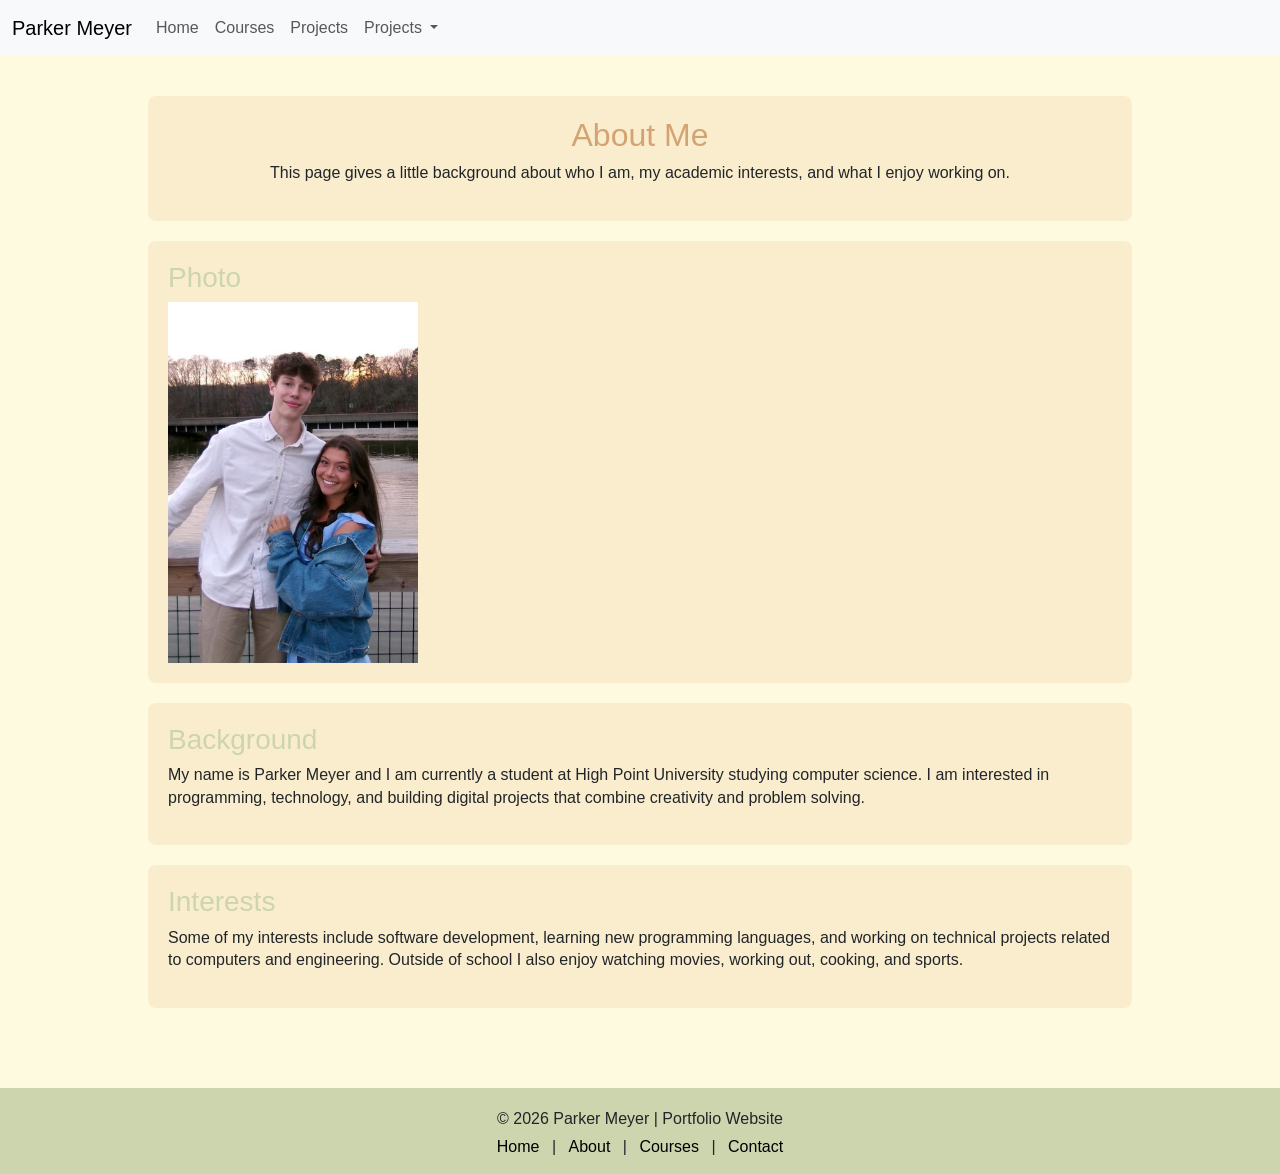
<file: about.html>
<!-- =================================================
Author: Parker Meyer
File: about.html
Class: Web Design
Assignment: Portfolio Website

Description:
information about me.

Technologies Used:
- HTML5
- Bootstrap (for navigation bar)
- External CSS stylesheet
- Chat GPT for a ton of comments so I am 100% certian on what everything does, bc I coppied so many things from prior work and modified it

Date Created:
Last Updated:
================================================= -->

<!doctype html>
<!-- Declares the document as HTML5 -->

<html lang="en">
<!-- Root element of the webpage -->

<head>

<meta charset="utf-8">
<!-- Allows proper character display -->

<meta name="viewport" content="width=device-width, initial-scale=1">
<!-- Makes the page responsive -->

<title>Parker Meyer | About Me</title>
<!-- Title shown in the browser tab -->

<!-- Bootstrap CSS (used only for navbar) -->
<link href="https://cdn.jsdelivr.net/npm/bootstrap@5.3.8/dist/css/bootstrap.min.css" rel="stylesheet">

<!-- Your external stylesheet -->
<link rel="stylesheet" href="stylesheet.css">

</head>

<body>


<!-- ================= NAVBAR ================= -->
<nav class="navbar navbar-expand-lg bg-body-tertiary">

<div class="container-fluid">

<a class="navbar-brand" href="#">Parker Meyer</a>

<button class="navbar-toggler" type="button" data-bs-toggle="collapse" data-bs-target="#navbarNavDropdown">
<span class="navbar-toggler-icon"></span>
</button>

<div class="collapse navbar-collapse" id="navbarNavDropdown">

<ul class="navbar-nav">

<li class="nav-item">
<a class="nav-link" href="home.html">Home</a>
</li>

<li class="nav-item">
<a class="nav-link" href="courses.html">Courses</a>
</li>

<li class="nav-item">
<a class="nav-link" href="projects.html">Projects</a>
</li>

<li class="nav-item dropdown">

<a class="nav-link dropdown-toggle" href="#" role="button" data-bs-toggle="dropdown">
Projects
</a>

<ul class="dropdown-menu">
<li><a class="dropdown-item" href="#">Project 1</a></li>
<li><a class="dropdown-item" href="#">Project 2</a></li>
<li><a class="dropdown-item" href="#">Project 3</a></li>
</ul>

</li>

</ul>

</div>
</div>
</nav>
<!-- ================= END NAVBAR ================= -->


<!-- ================= MAIN CONTENT ================= -->
<main>

<!-- Page title -->
<section class="page-title">

<h2>About Me</h2>

<p>
This page gives a little background about who I am,
my academic interests, and what I enjoy working on.
</p>

</section>

<!-- Photo section -->
<section>

<h3>Photo</h3>

<!-- Gotta add pic of me somehow -->
<img src="SitePhoto.jpeg" alt="Photo of me" width="250">

</section>

<!-- About section -->
<section>

<h3>Background</h3>

<p>
My name is Parker Meyer and I am currently a student at
High Point University studying computer science.
I am interested in programming, technology, and building
digital projects that combine creativity and problem solving.
</p>

</section>


<!-- Interests section -->
<section>

<h3>Interests</h3>

<p>
Some of my interests include software development,
learning new programming languages, and working on
technical projects related to computers and engineering.
Outside of school I also enjoy watching movies, working out,
cooking, and sports.
</p>

</section>



</main>
<!-- ================= END MAIN CONTENT ================= -->

<footer>
    <p>© 2026 Parker Meyer | Portfolio Website</p>

    <nav class="footer-nav">
        <a href="home.html">Home</a> |
        <a href="about.html">About</a> |
        <a href="courses.html">Courses</a> |
        <a href="contact.html">Contact</a>
    </nav>
</footer>

</body>
</html>
</file>
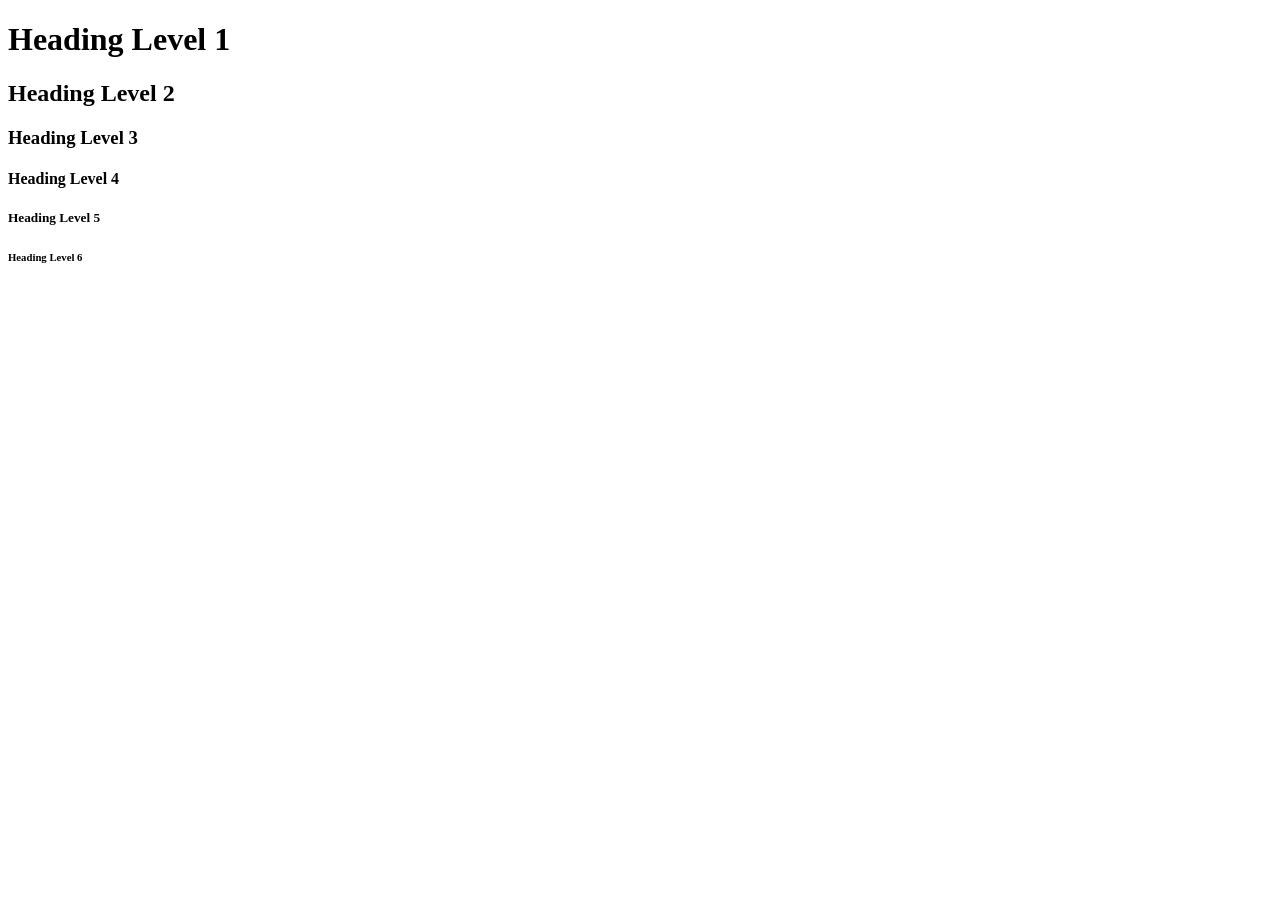
<file: chapter2practice.html>
<!DOCTYPE html>
<html lang="en">
<head>
<title>Heading Example</title>
<meta charset="utf-8">
</head>
<body>
<h1>Heading Level 1</h1>
<h2>Heading Level 2</h2>
<h3>Heading Level 3</h3>
<h4>Heading Level 4</h4>
<h5>Heading Level 5</h5>
<h6>Heading Level 6</h6>
</body>
</html>
</file>
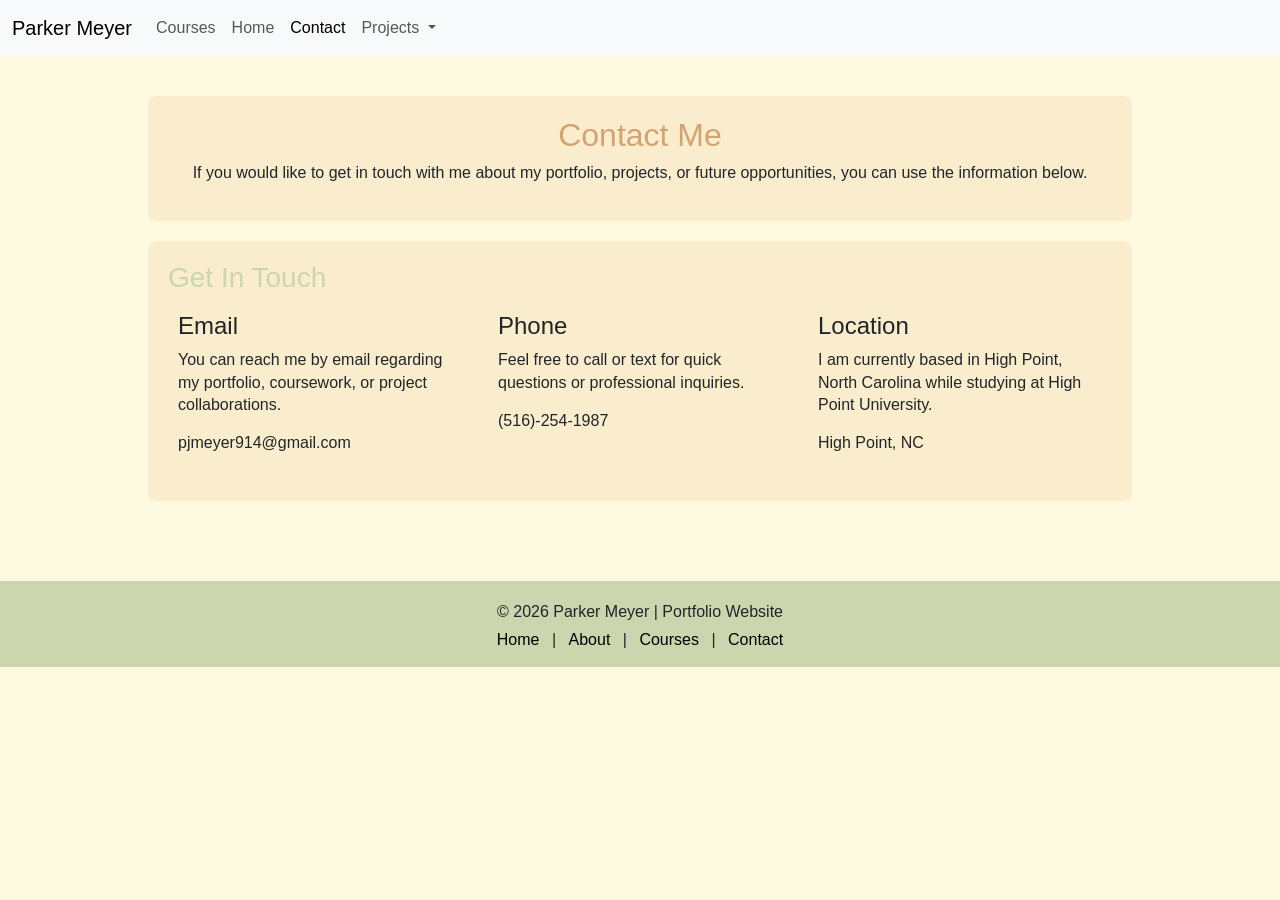
<file: contact.html>
<!-- =================================================
Author: Parker Meyer
File: courses.html
Class: Web Design
Assignment: Portfolio Website

Description:
This page displays my contact info and current status.

Technologies Used:
- HTML5
- Bootstrap (for navigation bar)
- External CSS stylesheet
- Chat GPT for a ton of comments so I am 100% certian on what everything does, bc I coppied so many things from prior work and modified it just like all other pages

Date Created:3/6/26
Last Updated:3/11/26
================================================= -->

<!doctype html>
<!-- Declares the document as HTML5 -->

<html lang="en">
<!-- Root element of the webpage -->

<head>

<meta charset="utf-8">
<!-- Allows most characters and symbols to display correctly -->

<meta name="viewport" content="width=device-width, initial-scale=1">
<!-- Makes the page responsive on mobile devices -->

<title>Parker Meyer Contact</title>
<!-- Title shown in the browser tab -->

<!-- Bootstrap CSS (for navbar only) -->
<link href="https://cdn.jsdelivr.net/npm/bootstrap@5.3.8/dist/css/bootstrap.min.css" rel="stylesheet">

<!-- Your external stylesheet -->
<link rel="stylesheet" href="stylesheet.css">

</head>

<body>


<!-- ================= NAVIGATION BAR ================= -->
<!-- Same navbar used on your other pages -->
<nav class="navbar navbar-expand-lg bg-body-tertiary">

<div class="container-fluid">

<a class="navbar-brand" href="#">Parker Meyer</a>

<button class="navbar-toggler" type="button" data-bs-toggle="collapse" data-bs-target="#navbarNavDropdown">
<span class="navbar-toggler-icon"></span>
</button>

<div class="collapse navbar-collapse" id="navbarNavDropdown">

<ul class="navbar-nav">

<li class="nav-item">
<a class="nav-link" href="#">Courses</a>
</li>

<li class="nav-item">
<a class="nav-link" href="#">Home</a>
</li>

<li class="nav-item">
<a class="nav-link active" href="#">Contact</a>
</li>

<li class="nav-item dropdown">

<a class="nav-link dropdown-toggle" href="#" role="button" data-bs-toggle="dropdown">
Projects
</a>

<ul class="dropdown-menu">
<li><a class="dropdown-item" href="#">Project 1</a></li>
<li><a class="dropdown-item" href="#">Project 2</a></li>
<li><a class="dropdown-item" href="#">Project 3</a></li>
</ul>

</li>

</ul>
</div>
</div>
</nav>
<!-- ================ END NAVBAR ================= -->


<!-- ================= MAIN CONTENT ================= -->
<main>

<!-- Page heading -->
<section class="page-title">

<h2>Contact Me</h2>

<p>
If you would like to get in touch with me about my portfolio,
projects, or future opportunities, you can use the information below.
</p>

</section>


<!-- Contact information section -->
<section class="contact-section">

<h3>Get In Touch</h3>

<div class="contact-grid">


<!-- Contact box 1 -->
<div class="contact-card">

<h4>Email</h4>

<p>
You can reach me by email regarding my portfolio,
coursework, or project collaborations.
</p>

<p>pjmeyer914@gmail.com</p>

</div>


<!-- Contact box 2 -->
<div class="contact-card">

<h4>Phone</h4>

<p>
Feel free to call or text for quick questions
or professional inquiries.
</p>

<p>(516)-254-1987</p>

</div>


<!-- Contact box 3 -->
<div class="contact-card">

<h4>Location</h4>

<p>
I am currently based in High Point, North Carolina
while studying at High Point University.
</p>

<p>High Point, NC</p>

</div>


</div>

</section>

</main>

<footer>
    <p>© 2026 Parker Meyer | Portfolio Website</p>

    <nav class="footer-nav">
        <a href="home.html">Home</a> |
        <a href="about.html">About</a> |
        <a href="courses.html">Courses</a> |
        <a href="contact.html">Contact</a>
    </nav>
</footer>

</body>
</html>
</file>
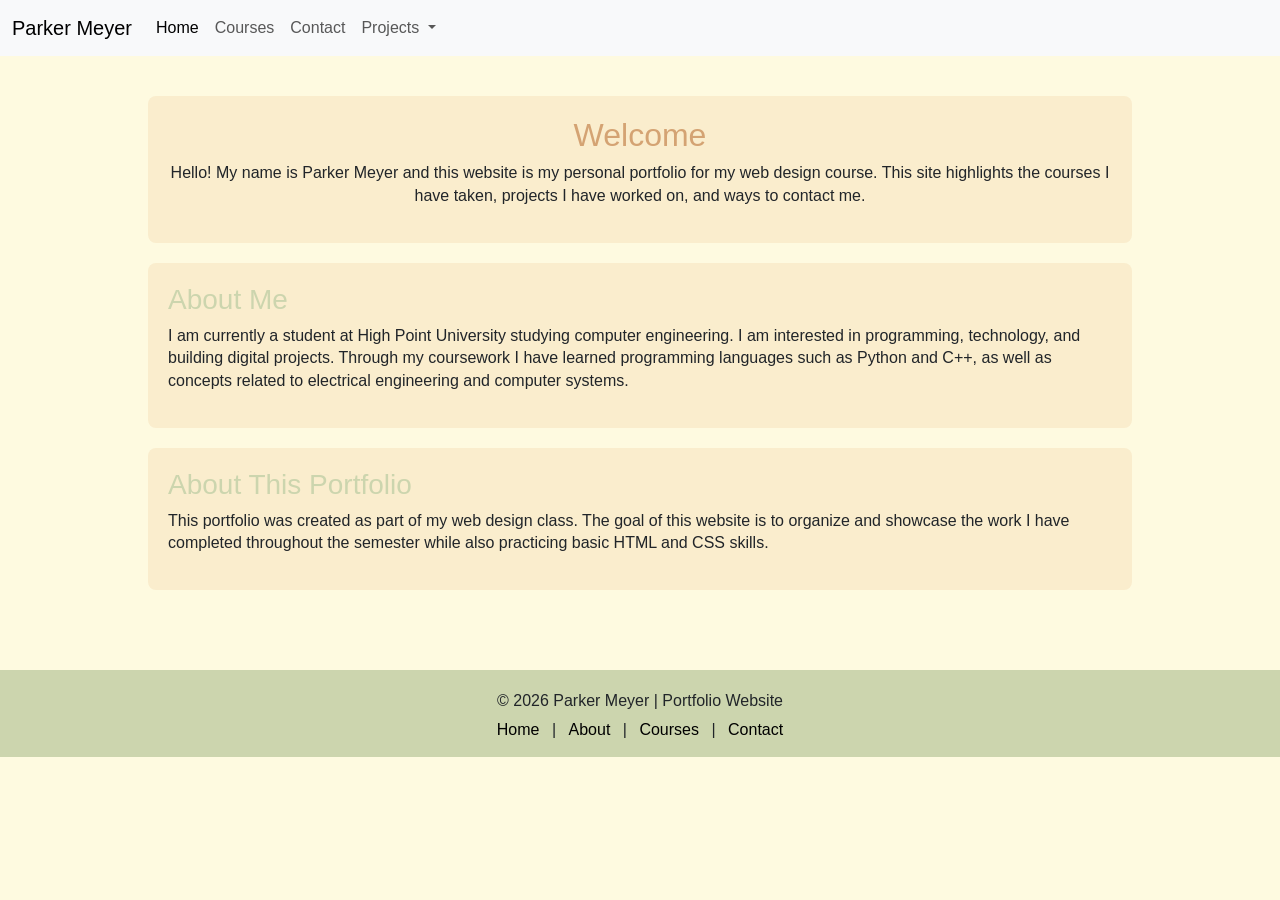
<file: home.html>
<!-- =================================================
Author: Parker Meyer
File: home.html
Class: Web Design
Assignment: Portfolio Website

Description:
home page for my portfolio project

Technologies Used:
- HTML5
- Bootstrap (for navigation bar)
- External CSS stylesheet
- Chat GPT for a ton of comments so I am 100% certian on what everything does, bc I coppied so many things from prior work and modified it
also used it to lay everything out in a easier to understand way for me.

Date Created:
Last Updated:
================================================= -->

<!doctype html>
<!-- Declares this document as HTML5 -->

<html lang="en">
<!-- Root element of the webpage -->

<head>

<meta charset="utf-8">
<!-- Allows proper character display -->

<meta name="viewport" content="width=device-width, initial-scale=1">
<!-- Makes the page responsive -->

<title>Parker Meyer Home</title>
<!-- Title shown in the browser tab -->

<!-- Bootstrap CSS (used for navbar only) -->
<link href="https://cdn.jsdelivr.net/npm/bootstrap@5.3.8/dist/css/bootstrap.min.css" rel="stylesheet">

<!-- Link to your external stylesheet -->
<link rel="stylesheet" href="stylesheet.css">

</head>

<body>


<!-- ================= NAVIGATION BAR ================= -->
<nav class="navbar navbar-expand-lg bg-body-tertiary">

<div class="container-fluid">

<a class="navbar-brand" href="#">Parker Meyer</a>

<button class="navbar-toggler" type="button" data-bs-toggle="collapse" data-bs-target="#navbarNavDropdown">
<span class="navbar-toggler-icon"></span>
</button>

<div class="collapse navbar-collapse" id="navbarNavDropdown">

<ul class="navbar-nav">

<li class="nav-item">
<a class="nav-link active" href="home.html">Home</a>
</li>

<li class="nav-item">
<a class="nav-link" href="courses.html">Courses</a>
</li>

<li class="nav-item">
<a class="nav-link" href="contact.html">Contact</a>
</li>

<li class="nav-item dropdown">

<a class="nav-link dropdown-toggle" href="#" role="button" data-bs-toggle="dropdown">
Projects
</a>

<ul class="dropdown-menu">
<li><a class="dropdown-item" href="#">Project 1</a></li>
<li><a class="dropdown-item" href="#">Project 2</a></li>
<li><a class="dropdown-item" href="#">Project 3</a></li>
</ul>

</li>

</ul>

</div>
</div>
</nav>
<!-- ================= END NAVBAR ================= -->


<!-- ================= MAIN PAGE CONTENT ================= -->
<main>


<!-- Introduction section -->
<section class="page-title">

<h2>Welcome</h2>

<p>
Hello! My name is Parker Meyer and this website is my personal portfolio
for my web design course. This site highlights the courses I have taken,
projects I have worked on, and ways to contact me.
</p>

</section>


<!-- About section -->
<section>

<h3>About Me</h3>

<p>
I am currently a student at High Point University studying computer engineering.
I am interested in programming, technology, and building digital projects.
Through my coursework I have learned programming languages such as Python and C++,
as well as concepts related to electrical engineering and computer systems.
</p>

</section>


<!-- Portfolio purpose section -->
<section>

<h3>About This Portfolio</h3>

<p>
This portfolio was created as part of my web design class.
The goal of this website is to organize and showcase the work
I have completed throughout the semester while also practicing
basic HTML and CSS skills.
</p>

</section>


</main>
<!-- ================= END MAIN CONTENT ================= -->

<footer>
    <p>© 2026 Parker Meyer | Portfolio Website</p>

    <nav class="footer-nav">
        <a href="home.html">Home</a> |
        <a href="about.html">About</a> |
        <a href="courses.html">Courses</a> |
        <a href="contact.html">Contact</a>
    </nav>
</footer>

</body>
</html>
</file>
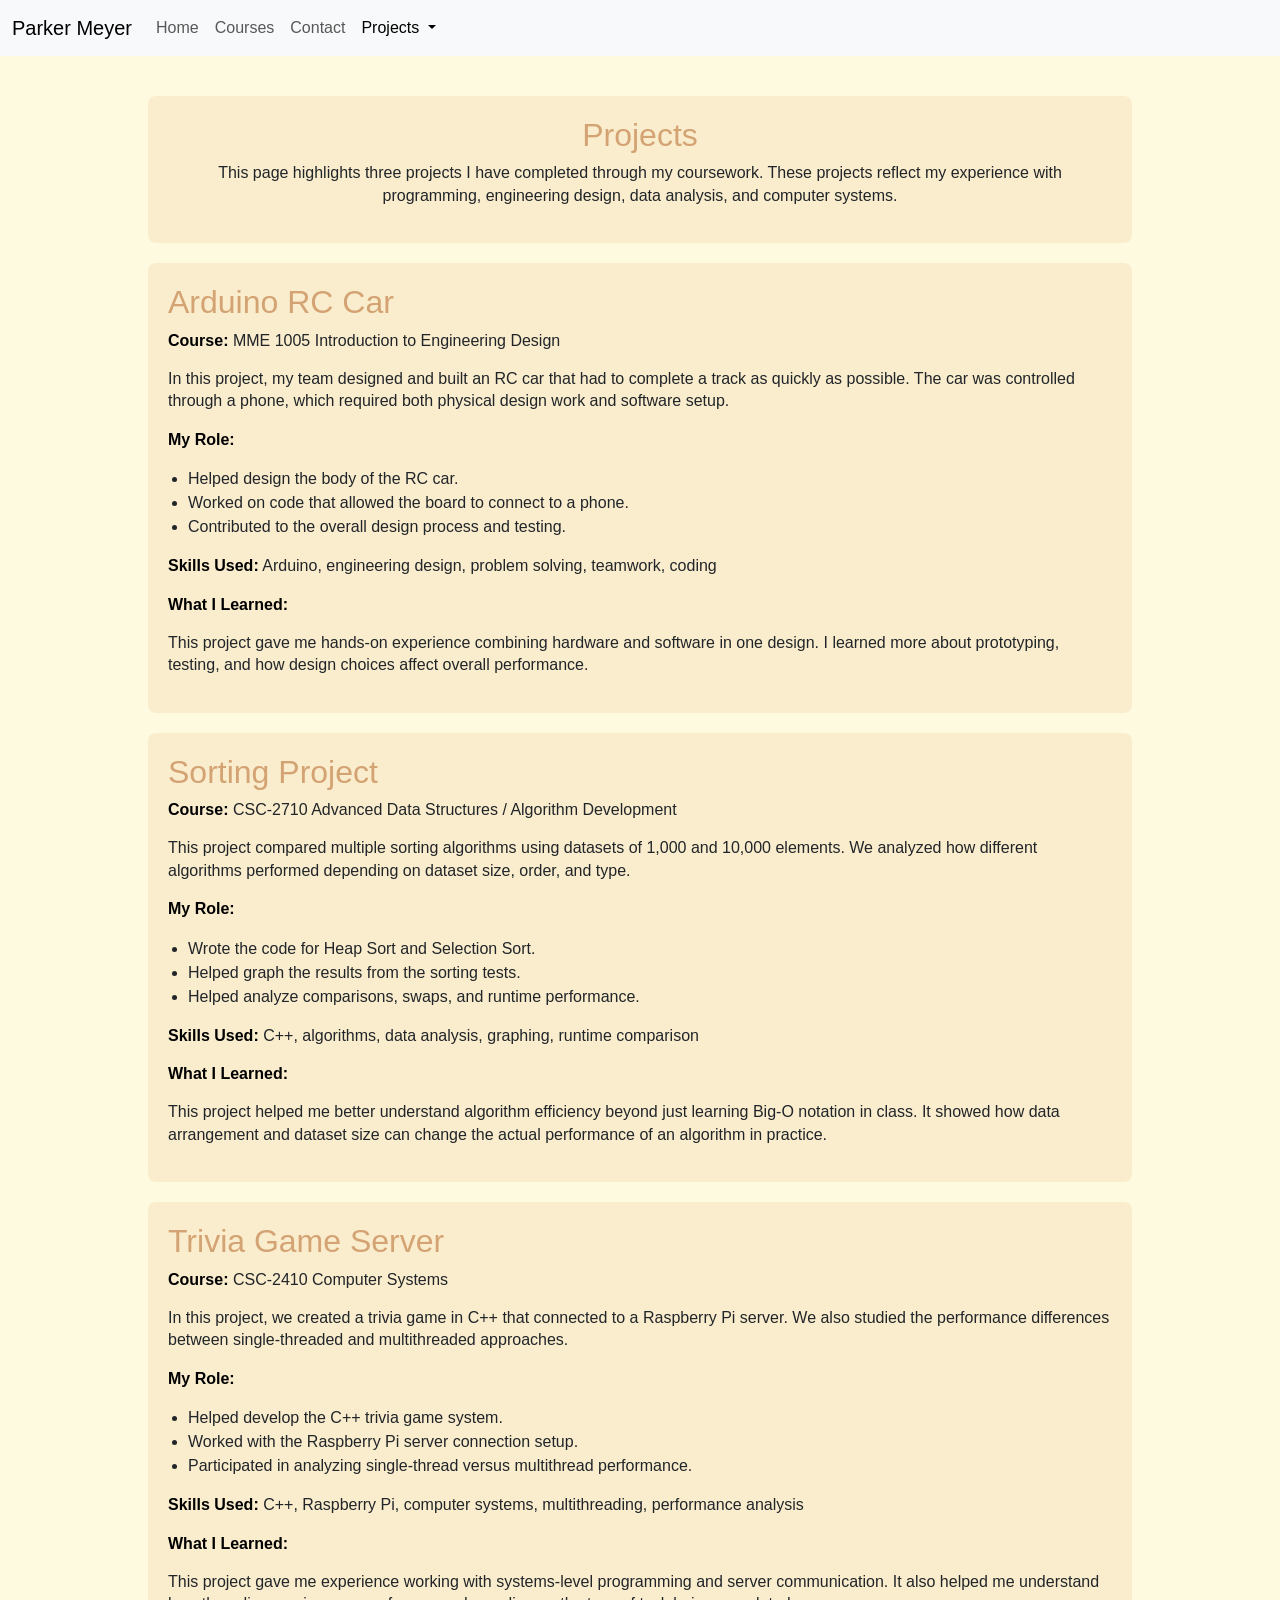
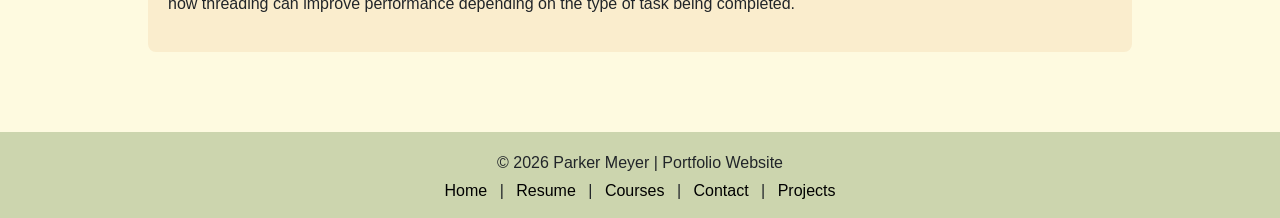
<file: projects.html>
<!-- =================================================
Author: Parker Meyer
File: projects.html
Class: Web Design
Assignment: Portfolio Website

Description:
Projects page for portfolio website showcasing three major academic projects.

Technologies Used:
- HTML5
- Bootstrap (for navigation bar)
- External CSS stylesheet

Date Created: 3/16/26
Last Updated: 3/16/26
================================================= -->

<!doctype html>
<html lang="en">

<head>
    <meta charset="utf-8">
    <meta name="viewport" content="width=device-width, initial-scale=1">
    <title>Parker Meyer | Projects</title>

    <!-- Bootstrap CSS -->
    <link href="https://cdn.jsdelivr.net/npm/bootstrap@5.3.8/dist/css/bootstrap.min.css" rel="stylesheet">

    <!-- External stylesheet -->
    <link rel="stylesheet" href="stylesheet.css">
</head>

<body>

    <!-- ================= NAVBAR ================= -->
    <nav class="navbar navbar-expand-lg bg-body-tertiary">
        <div class="container-fluid">

            <a class="navbar-brand" href="#">Parker Meyer</a>

            <button class="navbar-toggler" type="button" data-bs-toggle="collapse" data-bs-target="#navbarNavDropdown">
                <span class="navbar-toggler-icon"></span>
            </button>

            <div class="collapse navbar-collapse" id="navbarNavDropdown">
                <ul class="navbar-nav">

                    <li class="nav-item">
                        <a class="nav-link" href="home.html">Home</a>
                    </li>

                    <li class="nav-item">
                        <a class="nav-link" href="courses.html">Courses</a>
                    </li>

                    <li class="nav-item">
                        <a class="nav-link" href="contact.html">Contact</a>
                    </li>

                    <li class="nav-item dropdown">
                        <a class="nav-link dropdown-toggle active" href="projects.html" role="button" data-bs-toggle="dropdown">
                            Projects
                        </a>

                        <ul class="dropdown-menu">
                            <li><a class="dropdown-item" href="#arduino-car">Arduino RC Car</a></li>
                            <li><a class="dropdown-item" href="#sorting-project">Sorting Project</a></li>
                            <li><a class="dropdown-item" href="#trivia-game">Trivia Game Server</a></li>
                        </ul>
                    </li>

                </ul>
            </div>
        </div>
    </nav>
    <!-- ================= END NAVBAR ================= -->


    <!-- ================= MAIN CONTENT ================= -->
    <main>

        <section class="page-title">
            <h2>Projects</h2>
            <p>
                This page highlights three projects I have completed through my coursework.
                These projects reflect my experience with programming, engineering design,
                data analysis, and computer systems.
            </p>
        </section>

        <!-- Project 1 -->
        <section id="arduino-car">
            <h2>Arduino RC Car</h2>
            <p><strong>Course:</strong> MME 1005 Introduction to Engineering Design</p>

            <p>
                In this project, my team designed and built an RC car that had to complete
                a track as quickly as possible. The car was controlled through a phone,
                which required both physical design work and software setup.
            </p>

            <p><strong>My Role:</strong></p>
            <ul>
                <li>Helped design the body of the RC car.</li>
                <li>Worked on code that allowed the board to connect to a phone.</li>
                <li>Contributed to the overall design process and testing.</li>
            </ul>

            <p><strong>Skills Used:</strong> Arduino, engineering design, problem solving, teamwork, coding</p>

            <p><strong>What I Learned:</strong></p>
            <p>
                This project gave me hands-on experience combining hardware and software in
                one design. I learned more about prototyping, testing, and how design choices
                affect overall performance.
            </p>
        </section>

        <!-- Project 2 -->
        <section id="sorting-project">
            <h2>Sorting Project</h2>
            <p><strong>Course:</strong> CSC-2710 Advanced Data Structures / Algorithm Development</p>

            <p>
                This project compared multiple sorting algorithms using datasets of 1,000 and
                10,000 elements. We analyzed how different algorithms performed depending on
                dataset size, order, and type.
            </p>

            <p><strong>My Role:</strong></p>
            <ul>
                <li>Wrote the code for Heap Sort and Selection Sort.</li>
                <li>Helped graph the results from the sorting tests.</li>
                <li>Helped analyze comparisons, swaps, and runtime performance.</li>
            </ul>

            <p><strong>Skills Used:</strong> C++, algorithms, data analysis, graphing, runtime comparison</p>

            <p><strong>What I Learned:</strong></p>
            <p>
                This project helped me better understand algorithm efficiency beyond just
                learning Big-O notation in class. It showed how data arrangement and dataset
                size can change the actual performance of an algorithm in practice.
            </p>
        </section>

        <!-- Project 3 -->
        <section id="trivia-game">
            <h2>Trivia Game Server</h2>
            <p><strong>Course:</strong> CSC-2410 Computer Systems</p>

            <p>
                In this project, we created a trivia game in C++ that connected to a Raspberry Pi
                server. We also studied the performance differences between single-threaded and
                multithreaded approaches.
            </p>

            <p><strong>My Role:</strong></p>
            <ul>
                <li>Helped develop the C++ trivia game system.</li>
                <li>Worked with the Raspberry Pi server connection setup.</li>
                <li>Participated in analyzing single-thread versus multithread performance.</li>
            </ul>

            <p><strong>Skills Used:</strong> C++, Raspberry Pi, computer systems, multithreading, performance analysis</p>

            <p><strong>What I Learned:</strong></p>
            <p>
                This project gave me experience working with systems-level programming and server
                communication. It also helped me understand how threading can improve performance
                depending on the type of task being completed.
            </p>
        </section>

    </main>
    <!-- ================= END MAIN CONTENT ================= -->


    <!-- ================= FOOTER ================= -->
    <footer>
        <p>© 2026 Parker Meyer | Portfolio Website</p>

        <nav class="footer-nav">
            <a href="home.html">Home</a> |
            <a href="resume.html">Resume</a> |
            <a href="courses.html">Courses</a> |
            <a href="contact.html">Contact</a> |
            <a href="projects.html">Projects</a>
        </nav>
    </footer>

</body>
</html>
</file>
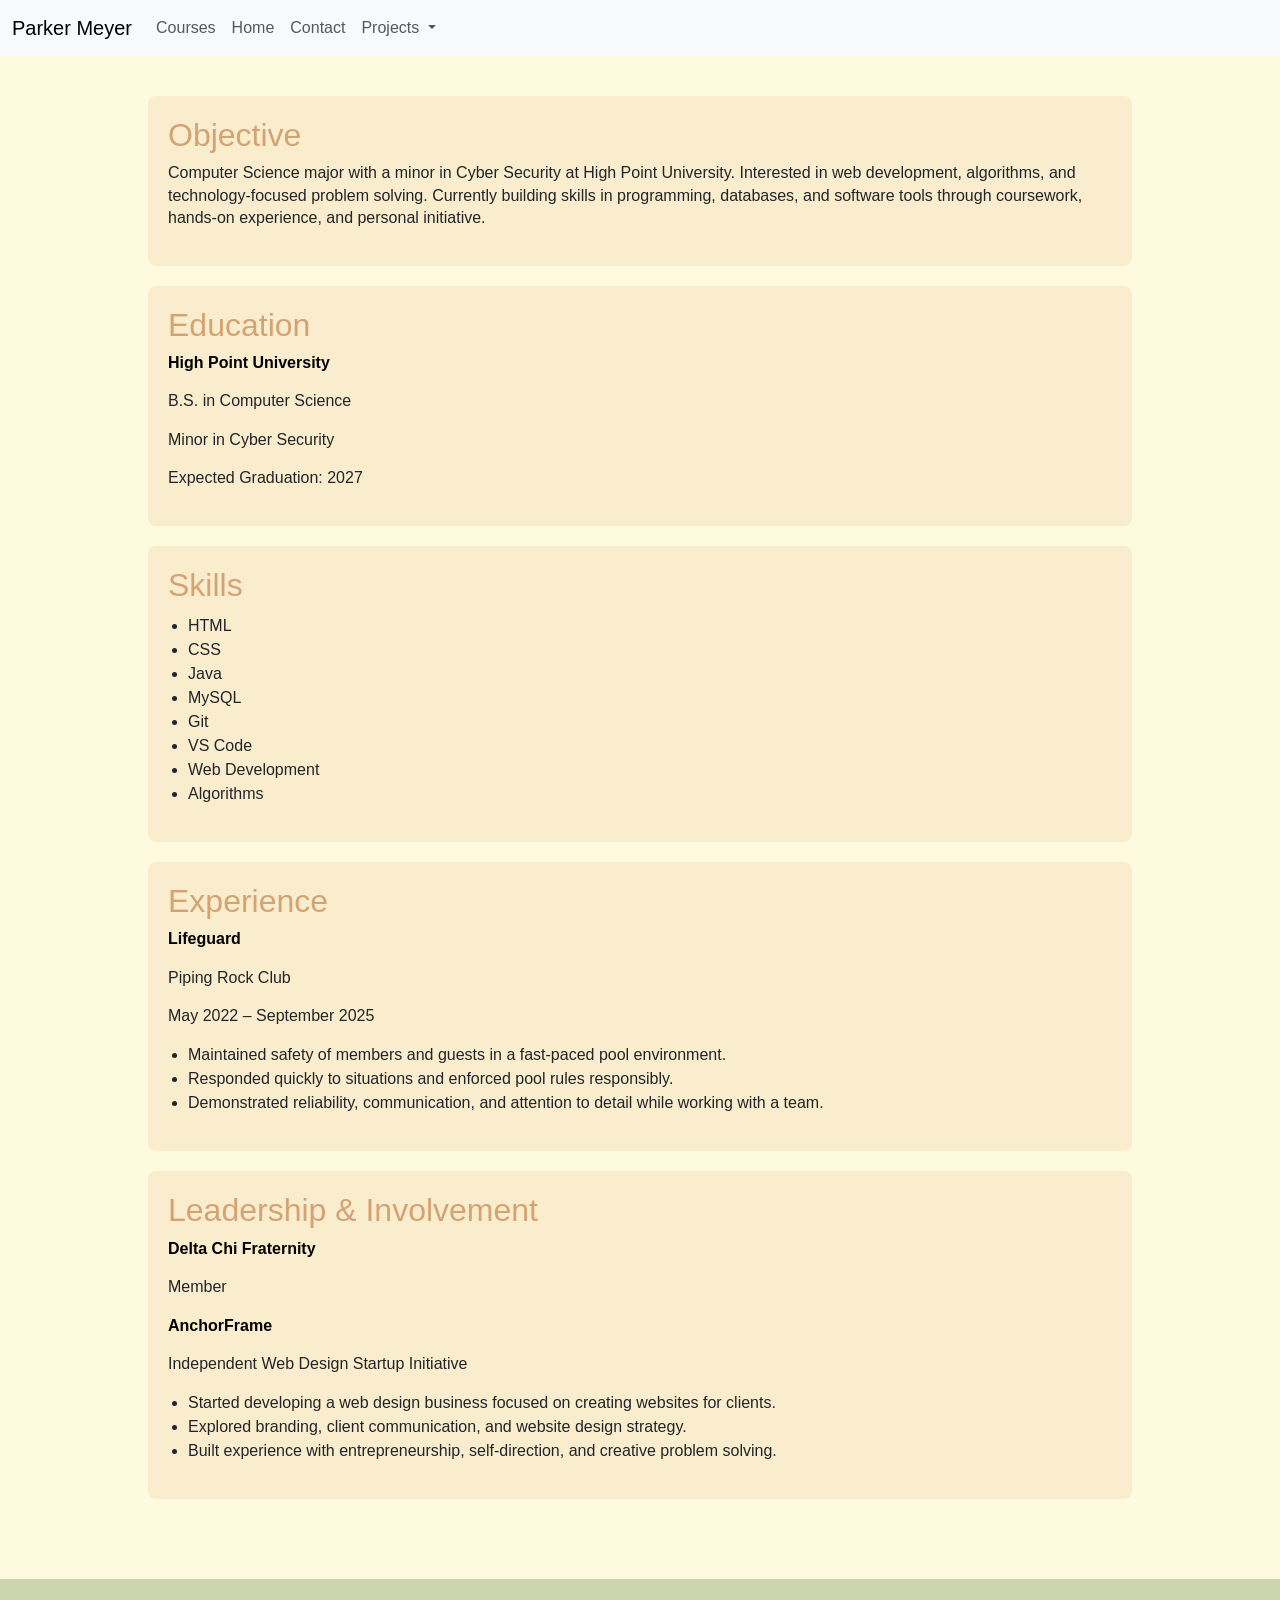
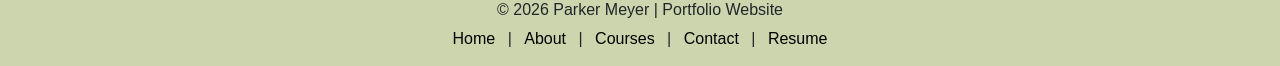
<file: resume.html>
<!-- =================================================
Author: Parker Meyer
File: resume.html
Class: Web Design
Assignment: Portfolio Website

Description:
Resume

Technologies Used:
- HTML5
- Bootstrap (for navigation bar)
- External CSS stylesheet
- Chat GPT for a ton of comments so I am 100% certian on what everything does, bc I coppied so many things from prior work and modified it

Date Created:3/11/26
Last Updated:3/15/26
================================================= -->

<!doctype html>
<!-- Declares the document as HTML5 -->

<html lang="en">
<!-- Root element of the webpage -->

<head>

<meta charset="utf-8">
<!-- Allows proper character display -->

<meta name="viewport" content="width=device-width, initial-scale=1">
<!-- Makes the page responsive -->

<title>Parker Meyer | About Me</title>
<!-- Title shown in the browser tab -->

<!-- Bootstrap CSS (used only for navbar) -->
<link href="https://cdn.jsdelivr.net/npm/bootstrap@5.3.8/dist/css/bootstrap.min.css" rel="stylesheet">

<!-- Your external stylesheet -->
<link rel="stylesheet" href="stylesheet.css">

</head>

<body>


<!-- ================= NAVBAR ================= -->
<nav class="navbar navbar-expand-lg bg-body-tertiary">

<div class="container-fluid">

<a class="navbar-brand" href="#">Parker Meyer</a>

<button class="navbar-toggler" type="button" data-bs-toggle="collapse" data-bs-target="#navbarNavDropdown">
<span class="navbar-toggler-icon"></span>
</button>

<div class="collapse navbar-collapse" id="navbarNavDropdown">

<ul class="navbar-nav">

<li class="nav-item">
<a class="nav-link" href="courses.html">Courses</a>
</li>

<li class="nav-item">
<a class="nav-link" href="home.html">Home</a>
</li>

<li class="nav-item">
<a class="nav-link" href="contact.html">Contact</a>
</li>

<li class="nav-item dropdown">

<a class="nav-link dropdown-toggle" href="#" role="button" data-bs-toggle="dropdown">
Projects
</a>

<ul class="dropdown-menu">
<li><a class="dropdown-item" href="#">Project 1</a></li>
<li><a class="dropdown-item" href="#">Project 2</a></li>
<li><a class="dropdown-item" href="#">Project 3</a></li>
</ul>

</li>

</ul>

</div>
</div>
</nav>
<!-- ================= END NAVBAR ================= -->

    <main>
        <section>
            <h2>Objective</h2>
            <p>
                Computer Science major with a minor in Cyber Security at High Point University.
                Interested in web development, algorithms, and technology-focused problem solving.
                Currently building skills in programming, databases, and software tools through
                coursework, hands-on experience, and personal initiative.
            </p>
        </section>

        <section>
            <h2>Education</h2>
            <p><strong>High Point University</strong></p>
            <p>B.S. in Computer Science</p>
            <p>Minor in Cyber Security</p>
            <p>Expected Graduation: 2027</p>
        </section>

        <section>
            <h2>Skills</h2>
            <ul>
                <li>HTML</li>
                <li>CSS</li>
                <li>Java</li>
                <li>MySQL</li>
                <li>Git</li>
                <li>VS Code</li>
                <li>Web Development</li>
                <li>Algorithms</li>
            </ul>
        </section>

        <section>
            <h2>Experience</h2>
            <p><strong>Lifeguard</strong></p>
            <p>Piping Rock Club</p>
            <p>May 2022 – September 2025</p>
            <ul>
                <li>Maintained safety of members and guests in a fast-paced pool environment.</li>
                <li>Responded quickly to situations and enforced pool rules responsibly.</li>
                <li>Demonstrated reliability, communication, and attention to detail while working with a team.</li>
            </ul>
        </section>

        <section>
            <h2>Leadership & Involvement</h2>
            <p><strong>Delta Chi Fraternity</strong></p>
            <p>Member</p>

            <p><strong>AnchorFrame</strong></p>
            <p>Independent Web Design Startup Initiative</p>
            <ul>
                <li>Started developing a web design business focused on creating websites for clients.</li>
                <li>Explored branding, client communication, and website design strategy.</li>
                <li>Built experience with entrepreneurship, self-direction, and creative problem solving.</li>
            </ul>
        </section>
    </main>

    <footer>
        <p>© 2026 Parker Meyer | Portfolio Website</p>
        <nav class="footer-nav">
            <a href="home.html">Home</a> |
            <a href="about.html">About</a> |
            <a href="courses.html">Courses</a> |
            <a href="contact.html">Contact</a> |
            <a href="resume.html">Resume</a>
        </nav>
    </footer>

</body>
</html>
</file>
<file: stylesheet.css>
/* =================================================
Author: Parker Meyer
File: stylesheet.css
Description: Basic styling for portfolio pages using css.
================================================= */


/* ========================= */
/* BASIC PAGE STYLE */
/* ========================= */

body {

    font-family: Arial, sans-serif;
    /* Sets the font for the entire page */

    margin: 0;
    /* Removes default browser spacing */

    background-color: #FEFAE0;
    /* Cornsilk background from palette */

}



/* ========================= */
/* MAIN PAGE CONTENT */
/* ========================= */

main {

    width: 80%;
    /* Limits page width */

    margin: auto;
    /* Centers page content */

    padding: 20px;
    /* Adds spacing inside the main section */

}



/* ========================= */
/* PAGE HEADINGS */
/* ========================= */

h2 {

    color: #D4A373;
    /* Light bronze color */

}

h3 {

    color: #CCD5AE;
    /* Dry sage color */

}



/* ========================= */
/* COURSE GRID */
/* ========================= */

.course-grid {

    display: flex;
    /* Places course cards next to each other */

    gap: 20px;
    /* Adds spacing between cards */

}



/* ========================= */
/* COURSE CARD */
/* ========================= */

.course-card {

    width: 300px;

    background-color: #FAEDCD;
    /* Papaya whip background */

    padding: 10px;

}



/* ========================= */
/* COURSE IMAGE */
/* ========================= */

.course-card img {

    width: 100%;
    /* Makes image fill the card */

}



/* ========================= */
/* CONTACT GRID */
/* ========================= */

.contact-grid {

    display: flex;
    /* Places contact cards next to each other */

    gap: 20px;

}



/* ========================= */
/* CONTACT CARD */
/* ========================= */

.contact-card {

    width: 300px;

    background-color: #FAEDCD;
    /* Same color as course cards */

    padding: 10px;

}



/* ========================= */
/* PARAGRAPH TEXT */
/* ========================= */

p {

    line-height: 1.4;
    /* Improves readability */

}

/* ========================= */
/* FOOTER */
/* ========================= */

footer {
    background-color: #CCD5AE;   /* Dry Sage */
    text-align: center;
    padding: 15px;
    margin-top: 40px;
}

footer p {
    margin: 5px;
}

.footer-nav a {
    text-decoration: none;
    color: black;
    margin: 0 8px;
}

.footer-nav a:hover {
    color: #D4A373; /* Light Bronze */
}

/* ========================= */
/* Resume */
/* ========================= */

section {
    background-color: #FAEDCD;
    padding: 20px;
    margin: 20px 0;
    border-radius: 8px;
}

section h2 {
    margin-top: 0;
}

ul {
    padding-left: 20px;
}

/* ========================= */
/* PROJECTS PAGE */
/* ========================= */

.page-title {
    text-align: center;
}

section ul {
    margin-top: 10px;
}

section strong {
    color: #000;
}
</file>
